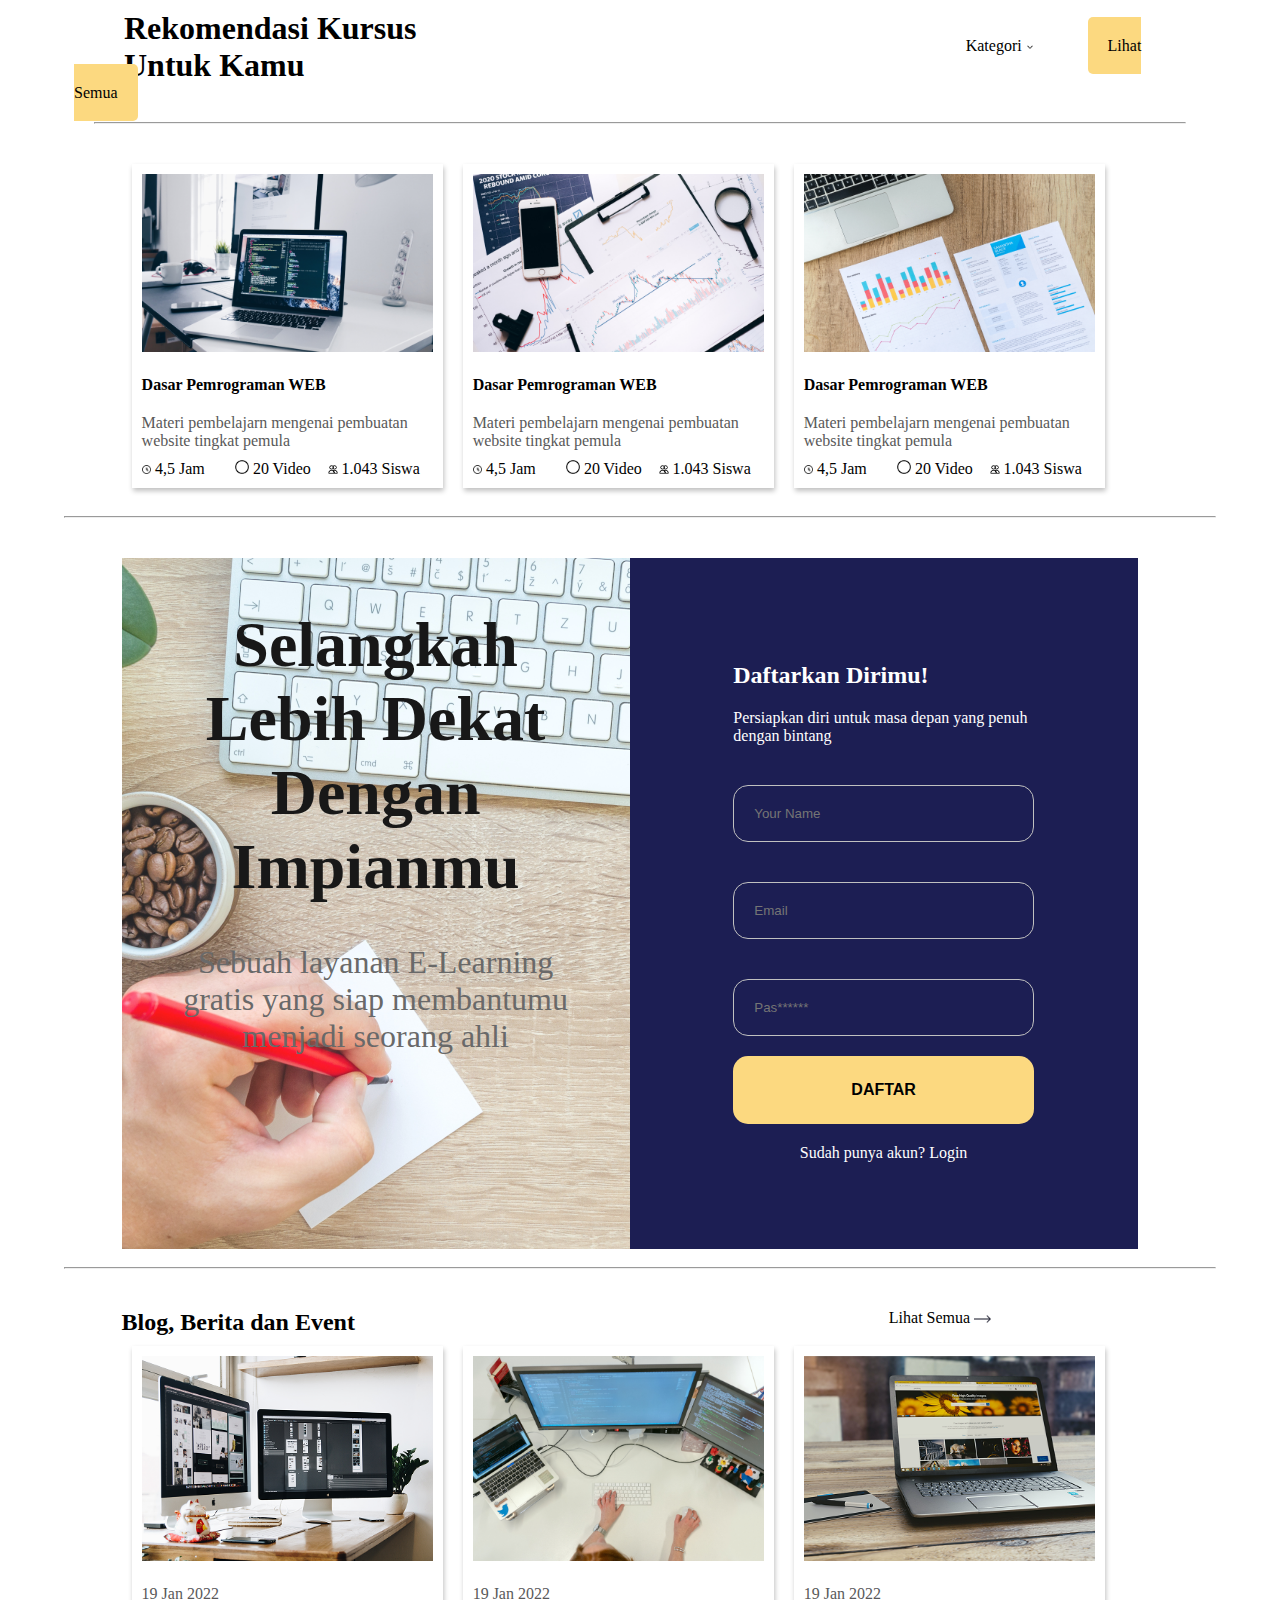
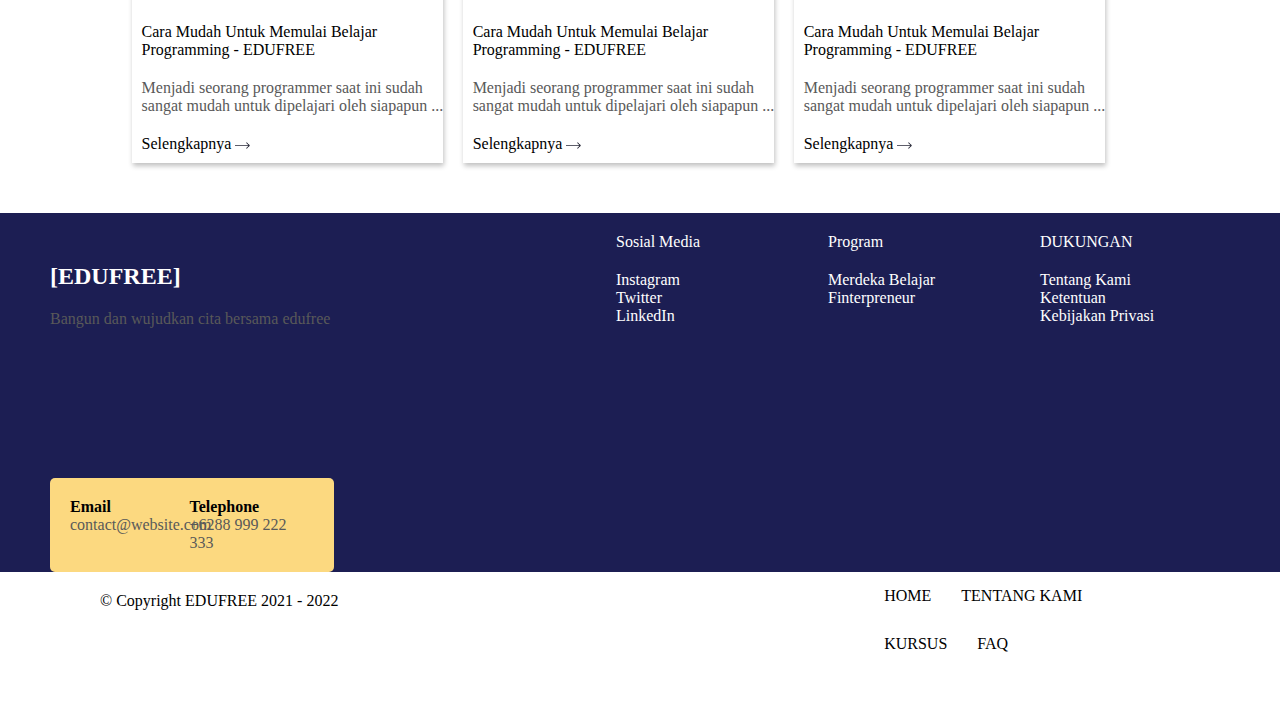
<file: assignmentFive/index.html>
<!DOCTYPE html>
<html lang="en">
  <head>
    <meta charset="UTF-8" />
    <meta name="viewport" content="width=device-width, initial-scale=1.0" />
    <title>Assignment Five</title>
    <link rel="stylesheet" href="css/style.css" />
  </head>
  <body>
    <section class="container">
      <div class="flex">
        <div class=" p-1 w-100">
          <h1 class="inline-block w-75 px-5 w-75">
            Rekomendasi Kursus <br />
            Untuk Kamu
          </h1>
          <a href="#" class="w-30 text-black px-5"
            >Kategori <img src="images/Frame.png" alt="" width="0.7%"
          /></a>
          <a href="#" class="w-25 text-black w-30 bg-darkyellow p-2 rounded-5"
            >Lihat Semua</a
          >
          <hr class="text-muted m-2" />
        </div>

        <div class="flex marketing container">
          <div class="w-30 shadow m-1">
            <div class="p-1">
              <img src="images/unsplash_m_HRfLhgABo.png" alt="" class="w-100" />
            </div>
            <h4 class="p-1">Dasar Pemrograman WEB</h4>
            <p class="text-muted m-1 w-100">
              Materi pembelajarn mengenai pembuatan <br />
              website tingkat pemula
            </p>
            <div class="w-100 flex m-1">
              <div class="w-30">
                <img src="images/Vector.png" alt="" width="10%" />
                <span>4,5 Jam</span>
              </div>
              <div class="w-30">
                <img src="images/Vector (1).png" alt="" width="15%" />
                <span>20 Video</span>
              </div>
              <div class="w-30">
                <img src="images/Vector (2).png" alt="" width="10%" />
                <span>1.043 Siswa</span>
              </div>
            </div>
          </div>
          <div class="w-30 shadow m-1">
            <div class="p-1">
              <img
                src="images/pexels-olya-kobruseva-5561923 1.png"
                alt=""
                class="w-100"
              />
            </div>
            <h4 class="p-1">Dasar Pemrograman WEB</h4>
            <p class="text-muted m-1 w-100">
              Materi pembelajarn mengenai pembuatan <br />
              website tingkat pemula
            </p>
            <div class="w-100 flex m-1">
              <div class="w-30">
                <img src="images/Vector.png" alt="" width="10%" />
                <span>4,5 Jam</span>
              </div>
              <div class="w-30">
                <img src="images/Vector (1).png" alt="" width="15%" />
                <span>20 Video</span>
              </div>
              <div class="w-30">
                <img src="images/Vector (2).png" alt="" width="10%" />
                <span>1.043 Siswa</span>
              </div>
            </div>
          </div>
          <div class="w-30 shadow m-1">
            <div class="p-1">
              <img
                src="images/pexels-lukas-590016 1.png"
                alt=""
                class="w-100"
              />
            </div>
            <h4 class="p-1">Dasar Pemrograman WEB</h4>
            <p class="text-muted m-1 w-100">
              Materi pembelajarn mengenai pembuatan <br />
              website tingkat pemula
            </p>
            <div class="w-100 flex m-1">
              <div class="w-30">
                <img src="images/Vector.png" alt="" width="10%" />
                <span>4,5 Jam</span>
              </div>
              <div class="w-30">
                <img src="images/Vector (1).png" alt="" width="15%" />
                <span>20 Video</span>
              </div>
              <div class="w-30">
                <img src="images/Vector (2).png" alt="" width="10%" />
                <span>1.043 Siswa</span>
              </div>
            </div>
          </div>
        </div>
      </div>
      <br />
      <hr />
      <div class="form container flex mt-4">
        <div class="w-50 contet-of-form h-700 p-5">
          <h2 class="text-center f-4">
            Selangkah Lebih Dekat Dengan <br />
            Impianmu
          </h2>
          <p class="text-muted f-2 text-center my-4">
            Sebuah layanan E-Learning gratis yang siap membantumu menjadi
            seorang ahli
          </p>
        </div>
        <div class="flex w-50 p-5-pre bg-main h-700">
          <h2 class="text-white">Daftarkan Dirimu!</h2>
          <p class="text-white my-2">
            Persiapkan diri untuk masa depan yang penuh dengan bintang
          </p>
          <form action="">
            <input type="text" placeholder="Your Name" />
            <input type="email" placeholder="Email" />
            <input type="password" placeholder="Pas******" />
            <button class="bg-darkyellow fw-5 f-1">DAFTAR</button>
            <p class="text-center text-white my-2">Sudah punya akun? Login</p>
          </form>
        </div>
      </div>
      <br />
      <hr />

      <div class="blog mt-4 container">
        <div class="mt-4 flex">
          <h2 class="w-75">Blog, Berita dan Event</h2>
          <p class="">
            Lihat Semua <img src="images/Arrow 1.png" width="15%" alt="" />
          </p>
        </div>
        <div class="flex">
          <div class="w-30 shadow m-1">
            <div class="p-1">
              <img src="images/applePc.png" alt="" class="w-100" />
            </div>
            <p class="text-muted p-1">19 Jan 2022</p>
            <p class="p-1 f-1">
              Cara Mudah Untuk Memulai Belajar Programming - EDUFREE
            </p>
            <p class="text-muted m-1 w-100">
              Menjadi seorang programmer saat ini sudah sangat mudah untuk
              dipelajari oleh siapapun ...
            </p>
            <div class="w-100">
              <div>
                <p class="f-1 p-1">
                  Selengkapnya
                  <img src="images/Arrow 1.png" alt="" width="5%" />
                </p>
              </div>
            </div>
          </div>
          <div class="w-30 shadow m-1">
            <div class="p-1">
              <img src="images/pc.png" alt="" class="w-100" />
            </div>
            <p class="text-muted p-1">19 Jan 2022</p>
            <p class="p-1 f-1">
              Cara Mudah Untuk Memulai Belajar Programming - EDUFREE
            </p>
            <p class="text-muted m-1 w-100">
              Menjadi seorang programmer saat ini sudah sangat mudah untuk
              dipelajari oleh siapapun ...
            </p>
            <div class="w-100">
              <div>
                <p class="f-1 p-1">
                  Selengkapnya
                  <img src="images/Arrow 1.png" alt="" width="5%" />
                </p>
              </div>
            </div>
          </div>
          <div class="w-30 shadow m-1">
            <div class="p-1">
              <img src="images/laptop.png" alt="" class="w-100" />
            </div>
            <p class="text-muted p-1">19 Jan 2022</p>
            <p class="p-1 f-1">
              Cara Mudah Untuk Memulai Belajar Programming - EDUFREE
            </p>
            <p class="text-muted m-1 w-100">
              Menjadi seorang programmer saat ini sudah sangat mudah untuk
              dipelajari oleh siapapun ...
            </p>
            <div class="w-100">
              <div>
                <p class="f-1 p-1">
                  Selengkapnya
                  <img src="images/Arrow 1.png" alt="" width="5%" />
                </p>
              </div>
            </div>
          </div>
        </div>
      </div>
    </section>
    <div class="footer flex mt-4 w-100 bg-main">
      <div class="w-30">
        <h2 class="text-white p-4">[EDUFREE]</h2>
        <p class="text-muted p-3">Bangun dan wujudkan cita bersama edufree</p>
        <div class="mx-5 p-2 flex rounded-5 bg-darkyellow">
          <div class="w-50">
            <p class="fw-5">Email</p>
            <p class="text-muted">contact@website.com</p>
          </div>
          <div class="w-50">
            <p class="fw-5">Telephone</p>
            <p class="text-muted">+6288 999 222 333</p>
          </div>
        </div>
      </div>
      <div class="m-1 w-15"></div>

      <div class="m-1 w-15">
        <p class="text-white p-1">Sosial Media</p>
        <ul type="none" class="p-1 text-white">
          <li>Instagram</li>
          <li>Twitter</li>
          <li>LinkedIn</li>
        </ul>
      </div>
      <div class="m-1 w-15">
        <p class="text-white p-1">Program</p>
        <ul type="none" class="p-1 text-white">
          <li>Merdeka Belajar</li>
          <li>Finterpreneur</li>
        </ul>
      </div>
      <div class="m-1 w-15">
        <p class="text-white p-1">DUKUNGAN</p>
        <ul type="none" class="p-1 text-white">
          <li>Tentang Kami</li>
          <li>Ketentuan</li>
          <li>Kebijakan Privasi</li>
        </ul>
      </div>
    </div>
    <div class="copy-right flex">
      <div class="w-50 px-5">
        <p class="p-3">© Copyright EDUFREE 2021 - 2022</p>
      </div>
      <div class="w-15 px-5"></div>
      <div class="w-30">
        <ul type="none" class="flex px-5">
          <li class="px-1">HOME</li>
          <li class="px-1">TENTANG KAMI</li>
          <li class="px-1">KURSUS</li>
          <li class="px-1">FAQ</li>
        </ul>
      </div>
    </div>
  </body>
</html>
</file>
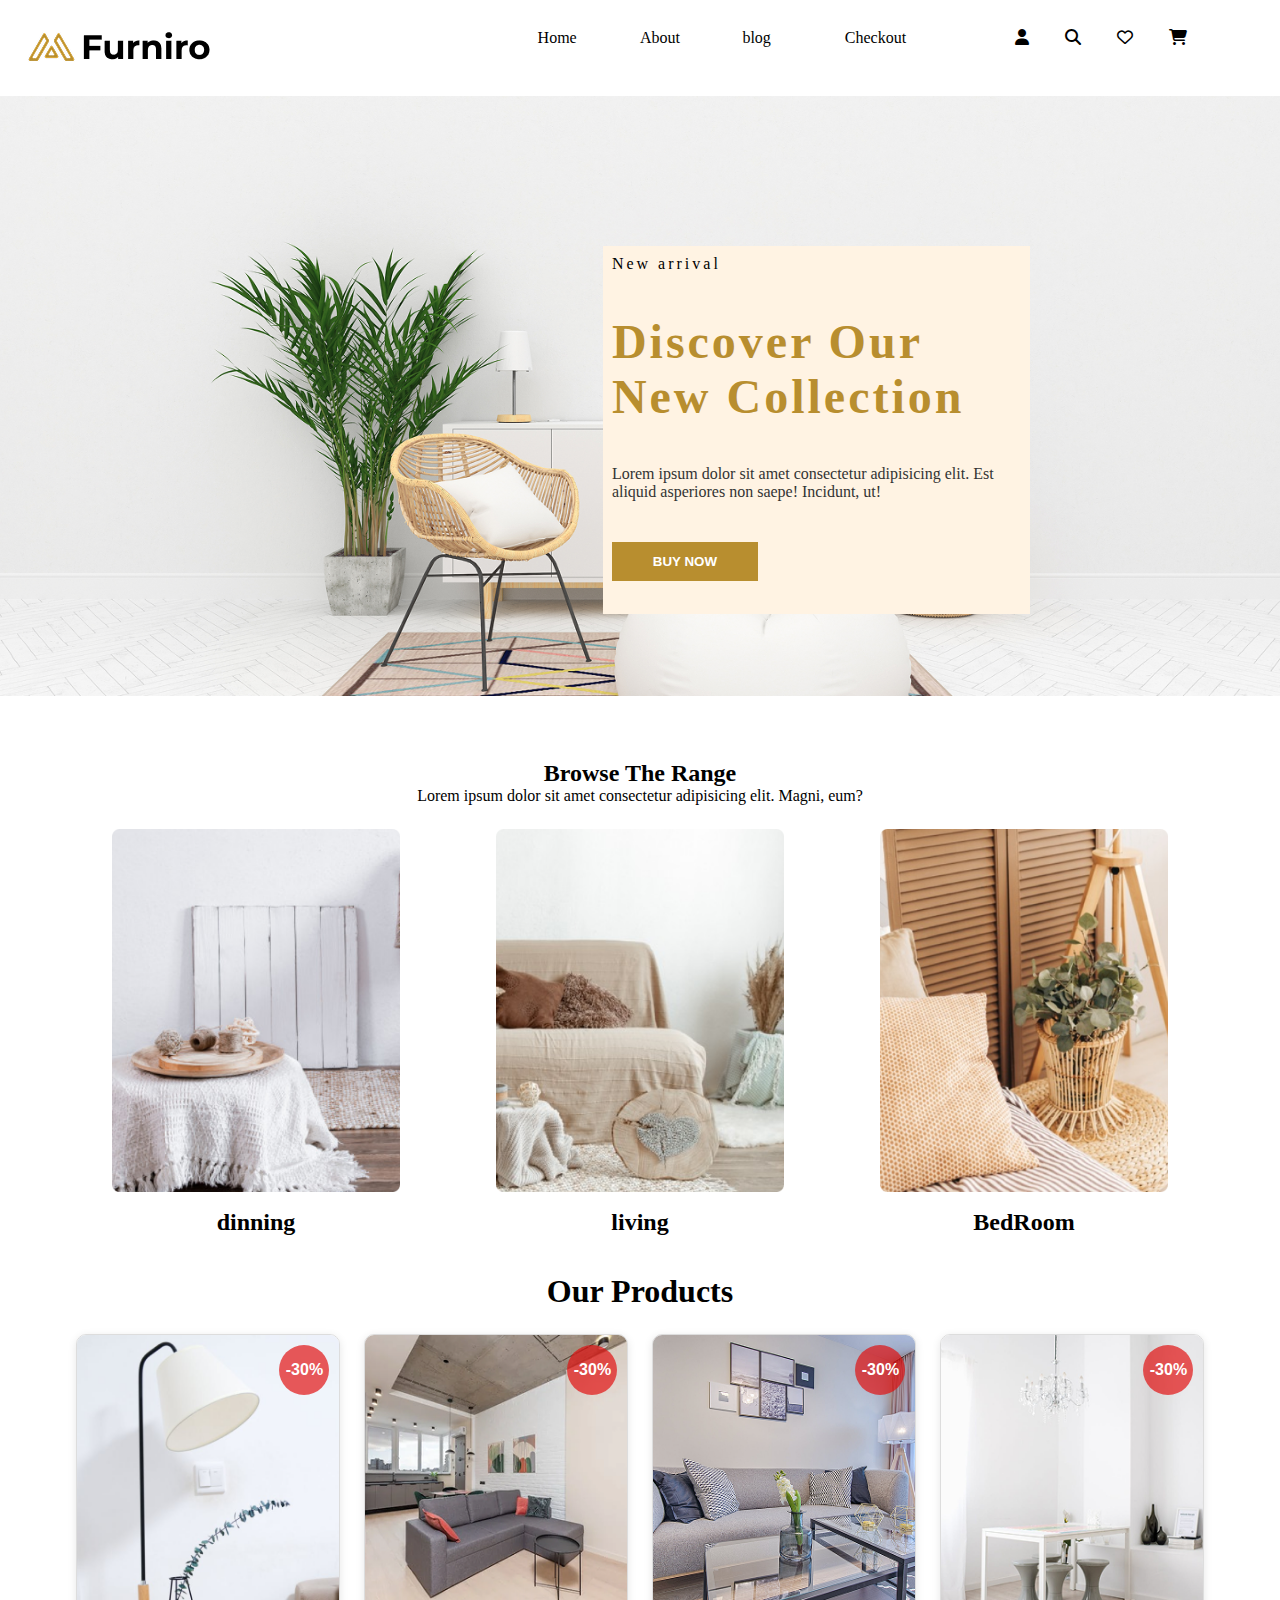
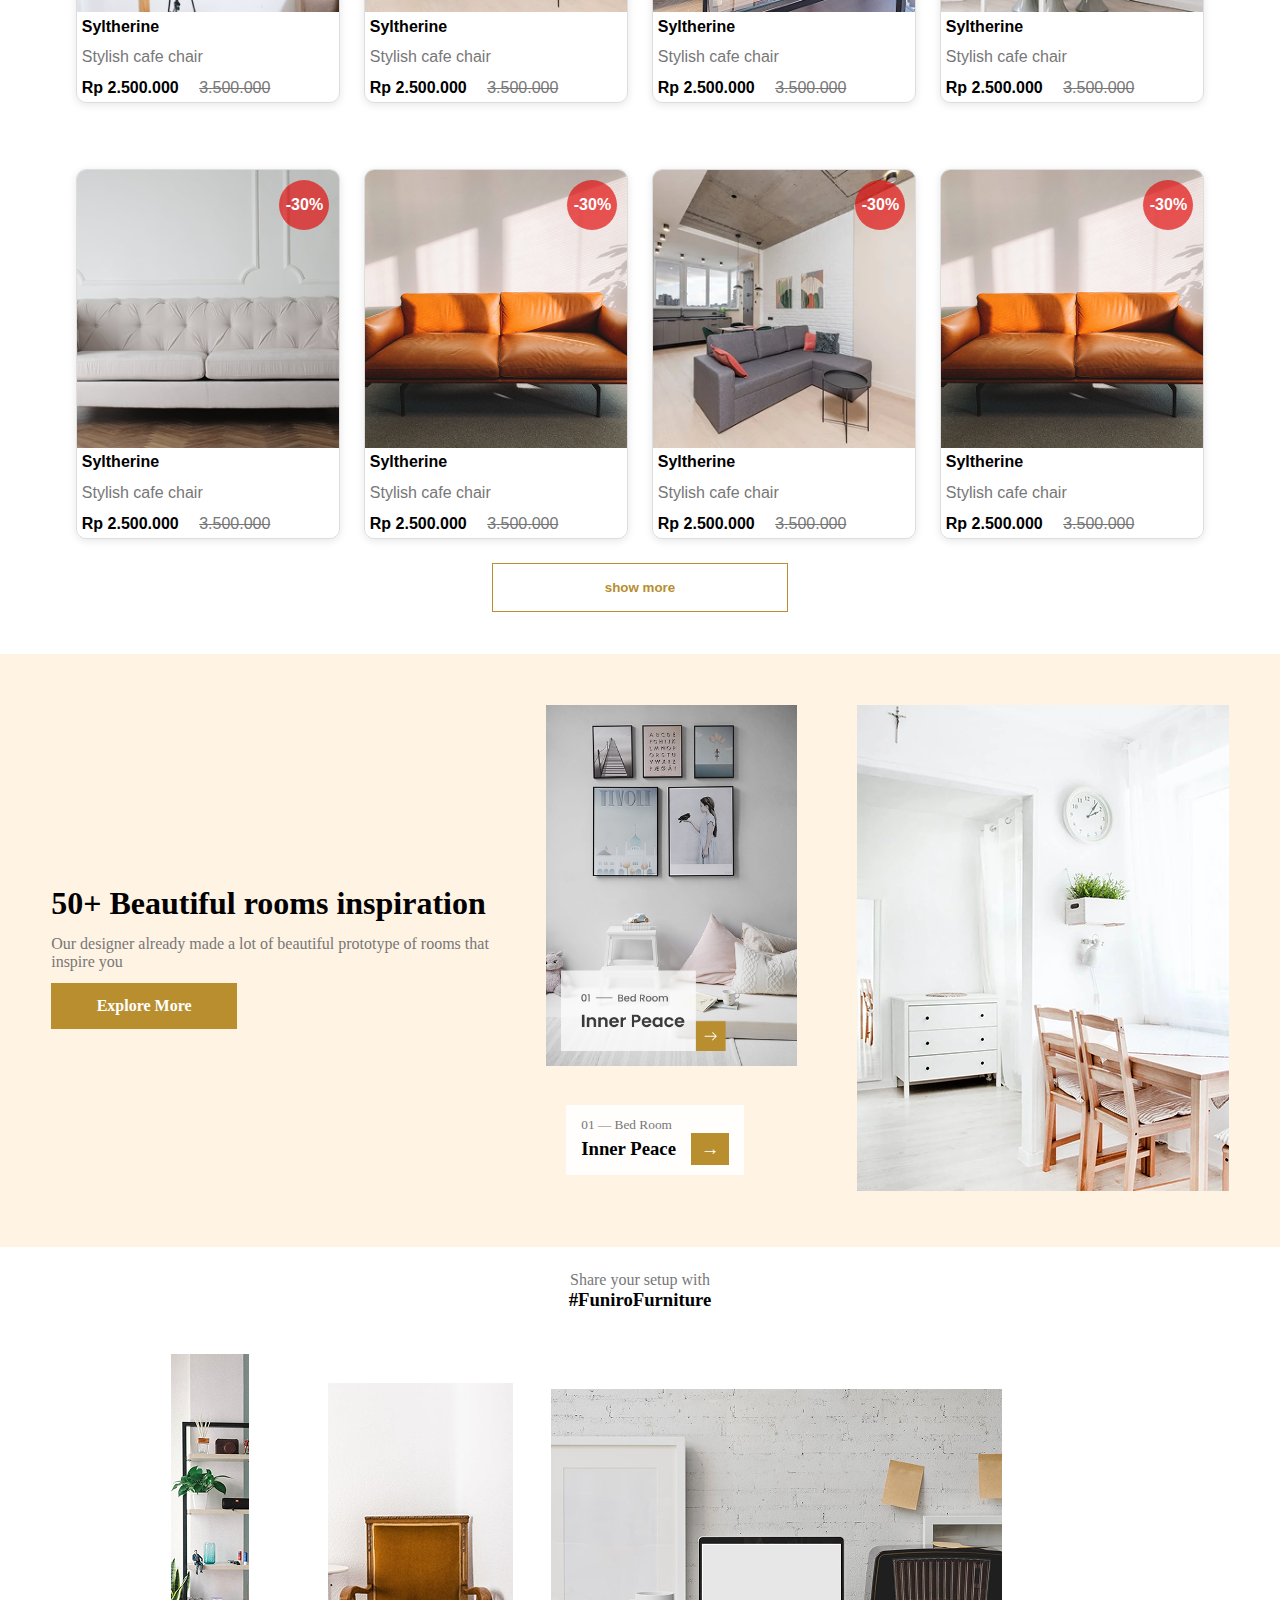
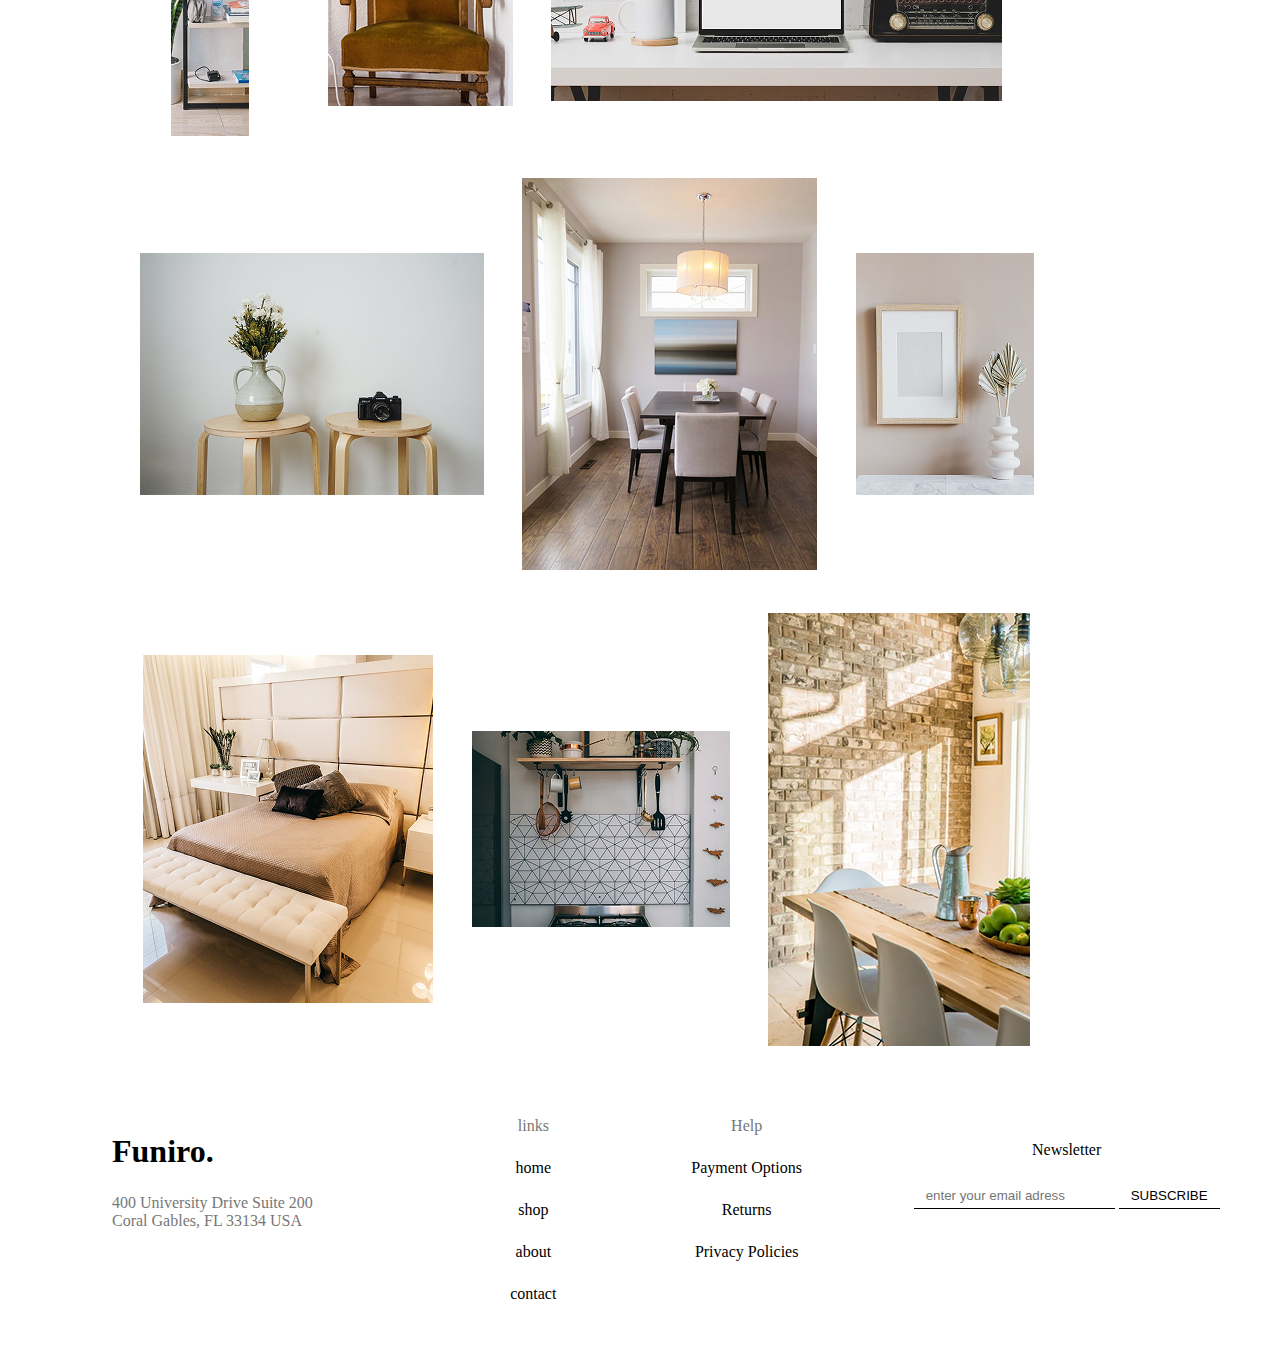
<file: assignmentnine/index.html>
<!DOCTYPE html>
<html lang="en">
  <head>
    <meta charset="UTF-8" />
    <meta name="viewport" content="width=device-width, initial-scale=1.0" />
    <title>Home</title>
    <link
      rel="stylesheet"
      href="https://cdnjs.cloudflare.com/ajax/libs/font-awesome/6.6.0/css/all.min.css"
    />
    <link rel="stylesheet" href="css/style.css" />
  </head>
  <body>
    <section id="home" class="container-fluid">
      <nav class="col-12 d-flex p-2">
        <div class="col-5"><img src="images/Frame 168.png" alt="" /></div>
        <ul class="col-4 d-flex l-height">
          <li class="col-3"><a class="text-black" href="#home">Home</a></li>
          <li class="col-3"><a class="text-black" href="#about">About</a></li>
          <li class="col-3"><a class="text-black" href="http://127.0.0.1:5500/blog.html#blog">blog</a></li>
          <li class="col-3"><a class="text-black" href="http://127.0.0.1:5500/checkout.html#checkOut">Checkout</a></li>
        </ul>
        <div class="col-3 text-center l-height">
          <i class="fa-solid fa-user mx-1"></i>
          <i class="fa-solid fa-magnifying-glass mx-1"></i>
          <i class="fa-regular fa-heart mx-1"></i>
          <i class="fa-solid fa-cart-shopping mx-1"></i>
        </div>
      </nav>
      <header class="col-12 relative h-6">
        <div class="header-img w-100 absolute">
          <img src="images/header.png" alt="" width="100%" height="600rem" />
        </div>
        <div class="header-content absolute col-4">
          <p class="tittle p-2">New arrival</p>
          <h1 class="p-2 my-5">
            Discover Our <br />
            New Collection
          </h1>
          <p style="color: #333333" class="my-2 p-2">
            Lorem ipsum dolor sit amet consectetur adipisicing elit. Est aliquid
            asperiores non saepe! Incidunt, ut!
          </p>
          <div class="p-2 my-5">
            <button class="bg-brown border-0 p-5 f-bold text-white">
              BUY NOW
            </button>
          </div>
        </div>
      </header>
    </section>

    <section class="container">
      <div class="range text-center my-5">
        <h2>Browse The Range</h2>
        <p>
          Lorem ipsum dolor sit amet consectetur adipisicing elit. Magni, eum?
        </p>
      </div>
      <div class="col-12 d-flex justify-content-around">
        <div class="col-3 text-center">
          <div><img src="images/dinning.png" alt="" width="100%" /></div>
          <p class="my-2 f-bold f-1">dinning</p>
        </div>
        <div class="col-3 d-block text-center">
          <div><img src="images/living.png" alt="" width="100%" /></div>
          <p class="my-2 f-bold f-1">living</p>
        </div>
        <div class="col-3 d-block text-center">
          <div><img src="images/bedroom.png" alt="" width="100%" /></div>
          <p class="my-2 f-bold f-1">BedRoom</p>
        </div>
      </div>
      <!-- ----------------------------------------------- -->
      <div class="products my-5">
        <h2 class="text-center f-bold f-2">Our Products</h2>
        <div class="d-flex justify-content-around my-5">
          <div class="card relative">
            <img
              class="d-block"
              src="images/Images (1).png"
              alt="Product"
              width="100%"
            />
            <div class="discount absolute p-2 f-bold rounded">-30%</div>
            <div class="card-body p-2">
              <div class="card-title f-bold">Syltherine</div>
              <div class="card-subtitle text-muted my-2">
                Stylish cafe chair
              </div>
              <div>
                <span class="price f-bold">Rp 2.500.000</span>
                <span class="old-price text-muted mx-1"
                  ><del> 3.500.000</del></span>
              </div>
            </div>
            
            <div class="card-hover  d-flex justify-content-around align-item-center flex-column">
              <div>
                <button class="p-3 bg-white border-0 text-main f-bold">Add To Card</button>
                <div class="d-flex justify-content-around align-item-center col-12 my-5">
                  <div class="text-muted">
                    <i class="fa-solid fa-share"></i>
                    <span>Share</span>
                  </div>
                  <div class="text-muted">
                    <i class="fa-solid fa-code-compare"></i>
                    <span>compare</span>
                  </div>
                  <div class="text-muted">
                    <i class="fa-regular fa-heart"></i>
                    <span>Like</span>
                  </div>
                </div>
              </div>
              
            </div>
          </div>

          <div class="card relative">
            <img
              class="d-block"
              src="images/Images (2).png"
              alt="Product"
              width="100%"
            />
            <div class="discount absolute p-2 f-bold rounded">-30%</div>
            <div class="card-body p-2">
              <div class="card-title f-bold">Syltherine</div>
              <div class="card-subtitle text-muted my-2">
                Stylish cafe chair
              </div>
              <div>
                <span class="price f-bold">Rp 2.500.000</span>
                <span class="old-price text-muted mx-1"
                  ><del> 3.500.000</del></span
                >
              </div>
            </div>
            <div class="card-hover  d-flex justify-content-around align-item-center flex-column">
              <div>
                <button class="p-3 bg-white border-0 text-main f-bold">Add To Card</button>
                <div class="d-flex justify-content-around align-item-center col-12 my-5">
                  <div class="text-muted">
                    <i class="fa-solid fa-share"></i>
                    <span>Share</span>
                  </div>
                  <div class="text-muted">
                    <i class="fa-solid fa-code-compare"></i>
                    <span>compare</span>
                  </div>
                  <div class="text-muted">
                    <i class="fa-regular fa-heart"></i>
                    <span>Like</span>
                  </div>
                </div>
              </div>
              
            </div>
          </div>

          <div class="card relative">
            <img
              class="d-block"
              src="images/Images (3).png"
              alt="Product"
              width="100%"
            />
            <div class="discount absolute p-2 f-bold rounded">-30%</div>
            <div class="card-body p-2">
              <div class="card-title f-bold">Syltherine</div>
              <div class="card-subtitle text-muted my-2">
                Stylish cafe chair
              </div>
              <div>
                <span class="price f-bold">Rp 2.500.000</span>
                <span class="old-price text-muted mx-1"
                  ><del> 3.500.000</del></span
                >
              </div>
            </div>
            <div class="card-hover  d-flex justify-content-around align-item-center flex-column">
              <div>
                <button class="p-3 bg-white border-0 text-main f-bold">Add To Card</button>
                <div class="d-flex justify-content-around align-item-center col-12 my-5">
                  <div class="text-muted">
                    <i class="fa-solid fa-share"></i>
                    <span>Share</span>
                  </div>
                  <div class="text-muted">
                    <i class="fa-solid fa-code-compare"></i>
                    <span>compare</span>
                  </div>
                  <div class="text-muted">
                    <i class="fa-regular fa-heart"></i>
                    <span>Like</span>
                  </div>
                </div>
              </div>
              
            </div>
          </div>
          <div class="card relative">
            <img
              class="d-block"
              src="images/Images.png"
              alt="Product"
              width="100%"
            />
            <div class="discount absolute p-2 f-bold rounded">-30%</div>
            <div class="card-body p-2">
              <div class="card-title f-bold">Syltherine</div>
              <div class="card-subtitle text-muted my-2">
                Stylish cafe chair
              </div>
              <div>
                <span class="price f-bold">Rp 2.500.000</span>
                <span class="old-price text-muted mx-1"
                  ><del> 3.500.000</del></span
                >
              </div>
            </div>
            <div class="card-hover  d-flex justify-content-around align-item-center flex-column">
              <div>
                <button class="p-3 bg-white border-0 text-main f-bold">Add To Card</button>
                <div class="d-flex justify-content-around align-item-center col-12 my-5">
                  <div class="text-muted">
                    <i class="fa-solid fa-share"></i>
                    <span>Share</span>
                  </div>
                  <div class="text-muted">
                    <i class="fa-solid fa-code-compare"></i>
                    <span>compare</span>
                  </div>
                  <div class="text-muted">
                    <i class="fa-regular fa-heart"></i>
                    <span>Like</span>
                  </div>
                </div>
              </div>
              
            </div>
          </div>
        </div>
        <br />
        <div class="d-flex col-12 justify-content-around my-5">
          <div class="card relative">
            <img
              class="d-block"
              src="images/image 3.png"
              alt="Product"
              width="100%"
            />
            <div class="discount absolute p-2 f-bold rounded">-30%</div>
            <div class="card-body p-2">
              <div class="card-title f-bold">Syltherine</div>
              <div class="card-subtitle text-muted my-2">
                Stylish cafe chair
              </div>
              <div>
                <span class="price f-bold">Rp 2.500.000</span>
                <span class="old-price text-muted mx-1"
                  ><del> 3.500.000</del></span
                >
              </div>
            </div>
              <div class="card-hover  d-flex justify-content-around align-item-center flex-column">
              <div>
                <button class="p-3 bg-white border-0 text-main f-bold">Add To Card</button>
                <div class="d-flex justify-content-around align-item-center col-12 my-5">
                  <div class="text-muted">
                    <i class="fa-solid fa-share"></i>
                    <span>Share</span>
                  </div>
                  <div class="text-muted">
                    <i class="fa-solid fa-code-compare"></i>
                    <span>compare</span>
                  </div>
                  <div class="text-muted">
                    <i class="fa-regular fa-heart"></i>
                    <span>Like</span>
                  </div>
                </div>
              </div>
              
            </div>
          </div>

          <div class="card relative">
            <img
              class="d-block"
              src="images/image 8.png"
              alt="Product"
              width="100%"
            />
            <div class="discount absolute p-2 f-bold rounded">-30%</div>
            <div class="card-body p-2">
              <div class="card-title f-bold">Syltherine</div>
              <div class="card-subtitle text-muted my-2">
                Stylish cafe chair
              </div>
              <div>
                <span class="price f-bold">Rp 2.500.000</span>
                <span class="old-price text-muted mx-1"
                  ><del> 3.500.000</del></span
                >
              </div>
            </div>
              <div class="card-hover  d-flex justify-content-around align-item-center flex-column">
              <div>
                <button class="p-3 bg-white border-0 text-main f-bold">Add To Card</button>
                <div class="d-flex justify-content-around align-item-center col-12 my-5">
                  <div class="text-muted">
                    <i class="fa-solid fa-share"></i>
                    <span>Share</span>
                  </div>
                  <div class="text-muted">
                    <i class="fa-solid fa-code-compare"></i>
                    <span>compare</span>
                  </div>
                  <div class="text-muted">
                    <i class="fa-regular fa-heart"></i>
                    <span>Like</span>
                  </div>
                </div>
              </div>
              
            </div>
          </div>

          <div class="card col-4 relative">
            <img
              class="d-block"
              src="images/Images (2).png"
              alt="Product"
              width="100%"
            />
            <div class="discount absolute p-2 f-bold rounded">-30%</div>
            <div class="card-body p-2">
              <div class="card-title f-bold">Syltherine</div>
              <div class="card-subtitle text-muted my-2">
                Stylish cafe chair
              </div>
              <div>
                <span class="price f-bold">Rp 2.500.000</span>
                <span class="old-price text-muted mx-1"
                  ><del> 3.500.000</del></span
                >
              </div>
            </div>
              <div class="card-hover  d-flex justify-content-around align-item-center flex-column">
              <div>
                <button class="p-3 bg-white border-0 text-main f-bold">Add To Card</button>
                <div class="d-flex justify-content-around align-item-center col-12 my-5">
                  <div class="text-muted">
                    <i class="fa-solid fa-share"></i>
                    <span>Share</span>
                  </div>
                  <div class="text-muted">
                    <i class="fa-solid fa-code-compare"></i>
                    <span>compare</span>
                  </div>
                  <div class="text-muted">
                    <i class="fa-regular fa-heart"></i>
                    <span>Like</span>
                  </div>
                </div>
              </div>
              
            </div>
          </div>
          <div class="card col-4 relative">
            <img
              class="d-block"
              src="images/image 8.png"
              alt="Product"
              width="100%"
            />
            <div class="discount absolute p-2 f-bold rounded">-30%</div>
            <div class="card-body p-2">
              <div class="card-title f-bold">Syltherine</div>
              <div class="card-subtitle text-muted my-2">
                Stylish cafe chair
              </div>
              <div>
                <span class="price f-bold">Rp 2.500.000</span>
                <span class="old-price text-muted mx-1"
                  ><del> 3.500.000</del></span
                >
              </div>
            </div>
              <div class="card-hover  d-flex justify-content-around align-item-center flex-column">
              <div>
                <button class="p-3 bg-white border-0 text-main f-bold">Add To Card</button>
                <div class="d-flex justify-content-around align-item-center col-12 my-5">
                  <div class="text-muted">
                    <i class="fa-solid fa-share"></i>
                    <span>Share</span>
                  </div>
                  <div class="text-muted">
                    <i class="fa-solid fa-code-compare"></i>
                    <span>compare</span>
                  </div>
                  <div class="text-muted">
                    <i class="fa-regular fa-heart"></i>
                    <span>Like</span>
                  </div>
                </div>
              </div>
              
            </div>
          </div>
        </div>
      </div>
      <!-- -----------------------------------------------  -->
      <div class="d-flex justify-content-around my-5">
        <button class="border-0 text-main bg-white border-main p-3 f-bold">
          show more
        </button>
      </div>
      <br />
      
    </section>
    <div class="rooms bg-main">
        <section class="d-flex justify-content-between p-4 align-item-center">
          <!-- left text -->
          <div class=" flex-1">
            <h1 class="f-bold f-2 my-2">50+ Beautiful rooms inspiration</h1>
            <p class="my-2 text-muted">
              Our designer already made a lot of beautiful prototype of rooms
              that inspire you
            </p>
            <a
              href="#"
              class="rooms-btn p-5 text-white d-inline-block f-bold bg-brown"
              >Explore More</a
            >
          </div>

          <div class=" d-flex flex-2 g-2">
            <div class=" relative flex-1 overflow-hidden">
              <img class="w-100 d-block" src="images/Image.png" alt="Room 1" />
              <div class="overlay absolute">
                <small class="text-muted">01 — Bed Room</small>
                <h3 class="f-bold">
                  Inner Peace
                  <span
                    class="arrow text-white d-inline-block p-2 bg-brown"
                    >→</span
                  >
                </h3>
              </div>
            </div>

            <div>
              <img src="images/Rectangle 25.png" alt="Room 2" />
            </div>
          </div>
        </section>
      </div>
<!-- ----------------------------------------------- -->
<div class="furnitures text-center my-5">
  <p class="text-muted">Share your setup with</p>
  <h3>#FuniroFurniture</h3>
</div>
<div class="d-flex col-11  justify-content-center align-item-center">
  <div><img src="images/Rectangle 36.png" class="m-2 flex-1 w-30" alt=""></div>
  <div><img src="images/Rectangle 37.png" alt="" class="m-2 flex-2"></div>
  <div><img src="images/Rectangle 38.png" alt="" class="m-2 flex-2"></div>
  <div><img src="images/Rectangle 39.png" alt="" class="m-2"></div>
  <div><img src="images/Rectangle 40.png" alt="" class="m-2"></div>
  <div><img src="images/Rectangle 41.png" alt="" class="m-2"></div>
  <div><img src="images/Rectangle 43.png" alt="" class="m-2"></div>
  <div><img src="images/Rectangle 44.png" alt="" class="m-2"></div>
  <div><img src="images/Rectangle 45.png" alt="" class="m-2"></div>
</div>


<!-- ----------------------------------------------- -->
      <footer class="footer my-5">
        <div class="d-flex col-12  ">
          <div class="col-4 p-3">
            <h2 class="f-2 my-5">Funiro.</h2>
            <p class="text-muted">400 University Drive Suite 200 Coral Gables,
FL 33134 USA</p>
          </div>
          <div class="col-2 text-center">
            <p class="text-muted my-5">links</p>
            <p class="my-5">home</p>
            <p class="my-5">shop</p>
            <p class="my-5">about</p>
            <p class="my-5">contact</p>
          </div>
          <div class="col-2 text-center ">
              <p class="text-muted my-5">Help</p>
            <p class="my-5">Payment Options</p>
            <p class="my-5">Returns</p>
            <p class="my-5">Privacy Policies</p>
          </div>
          <div class="col-4 text-center my-5">
            <label class="d-block my-5" for="">Newsletter</label>
            <input class="footer-input border-0 " type="text" name="" id="" placeholder="enter your email adress">
            <button class="footer-btn border-0 bg-transparant">SUBSCRIBE</button>
          </div>
        </div>
      </footer>
  </body>
</html>
</file>
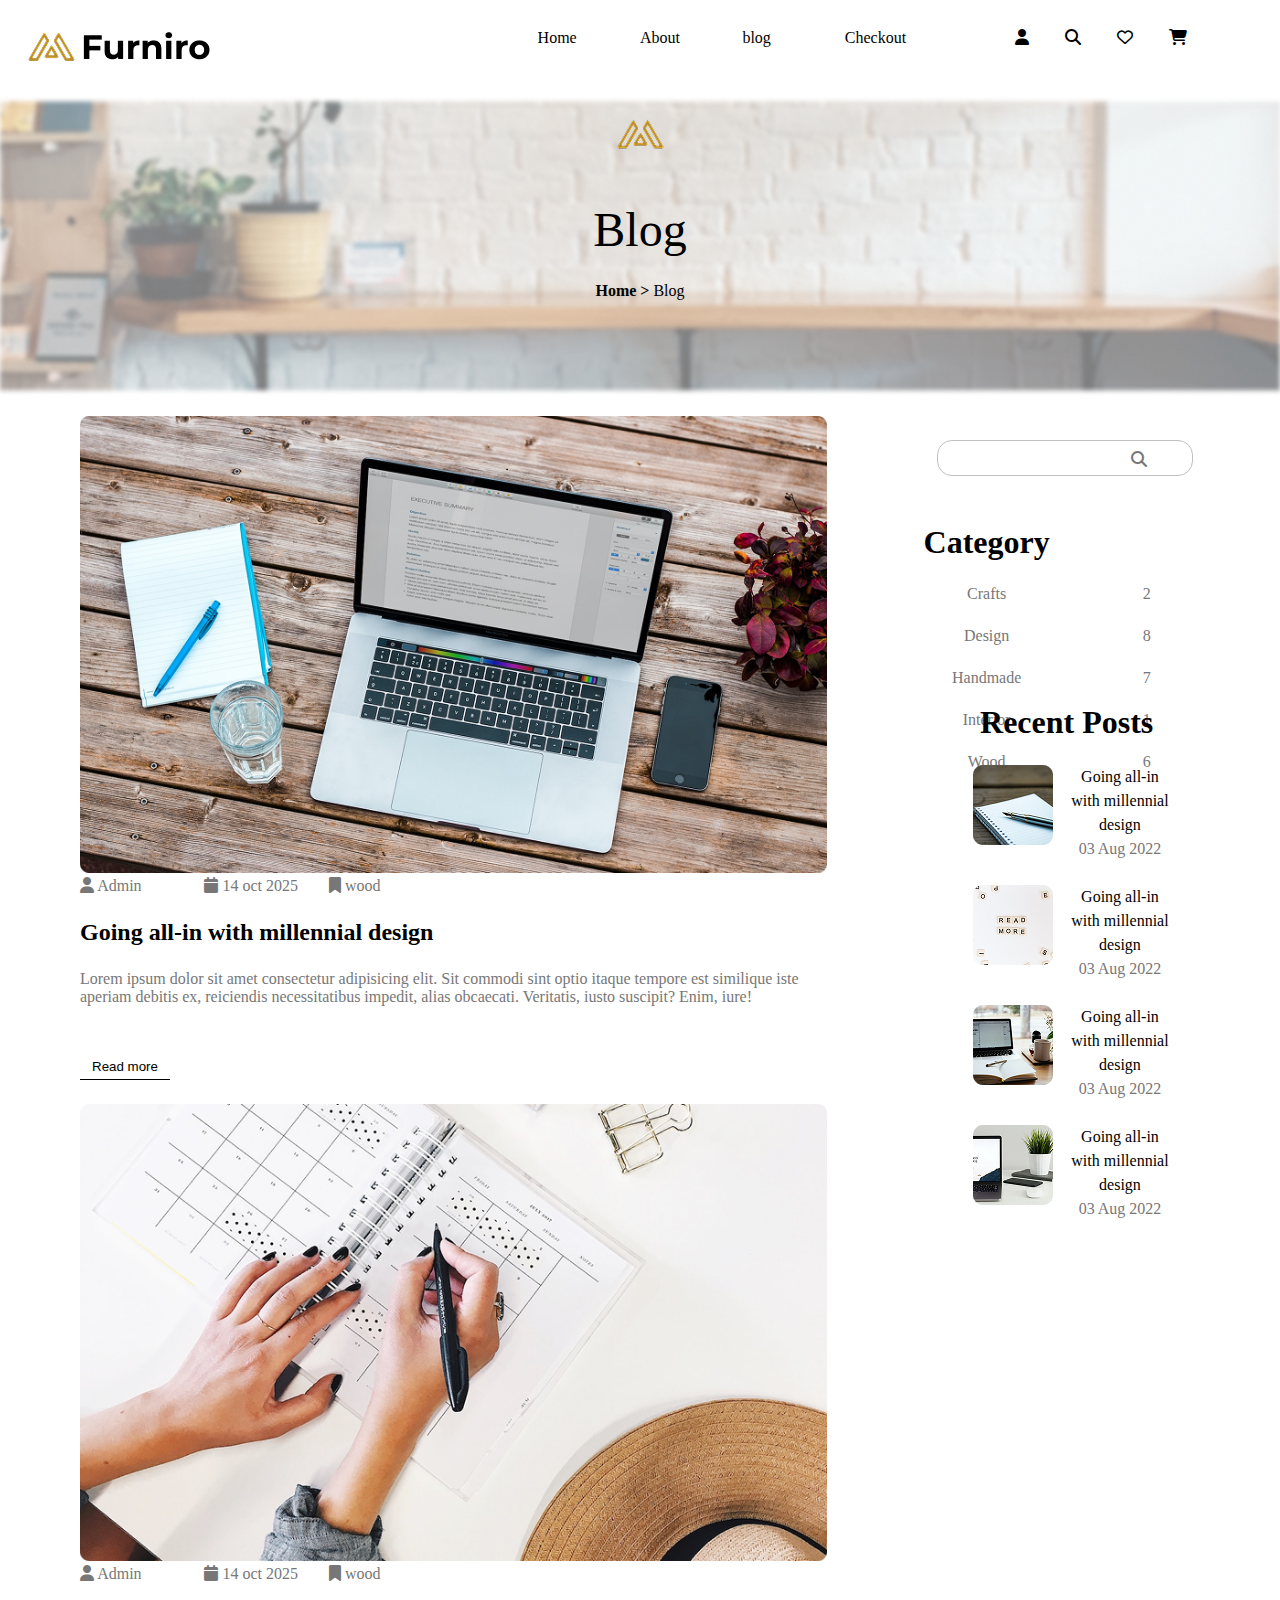
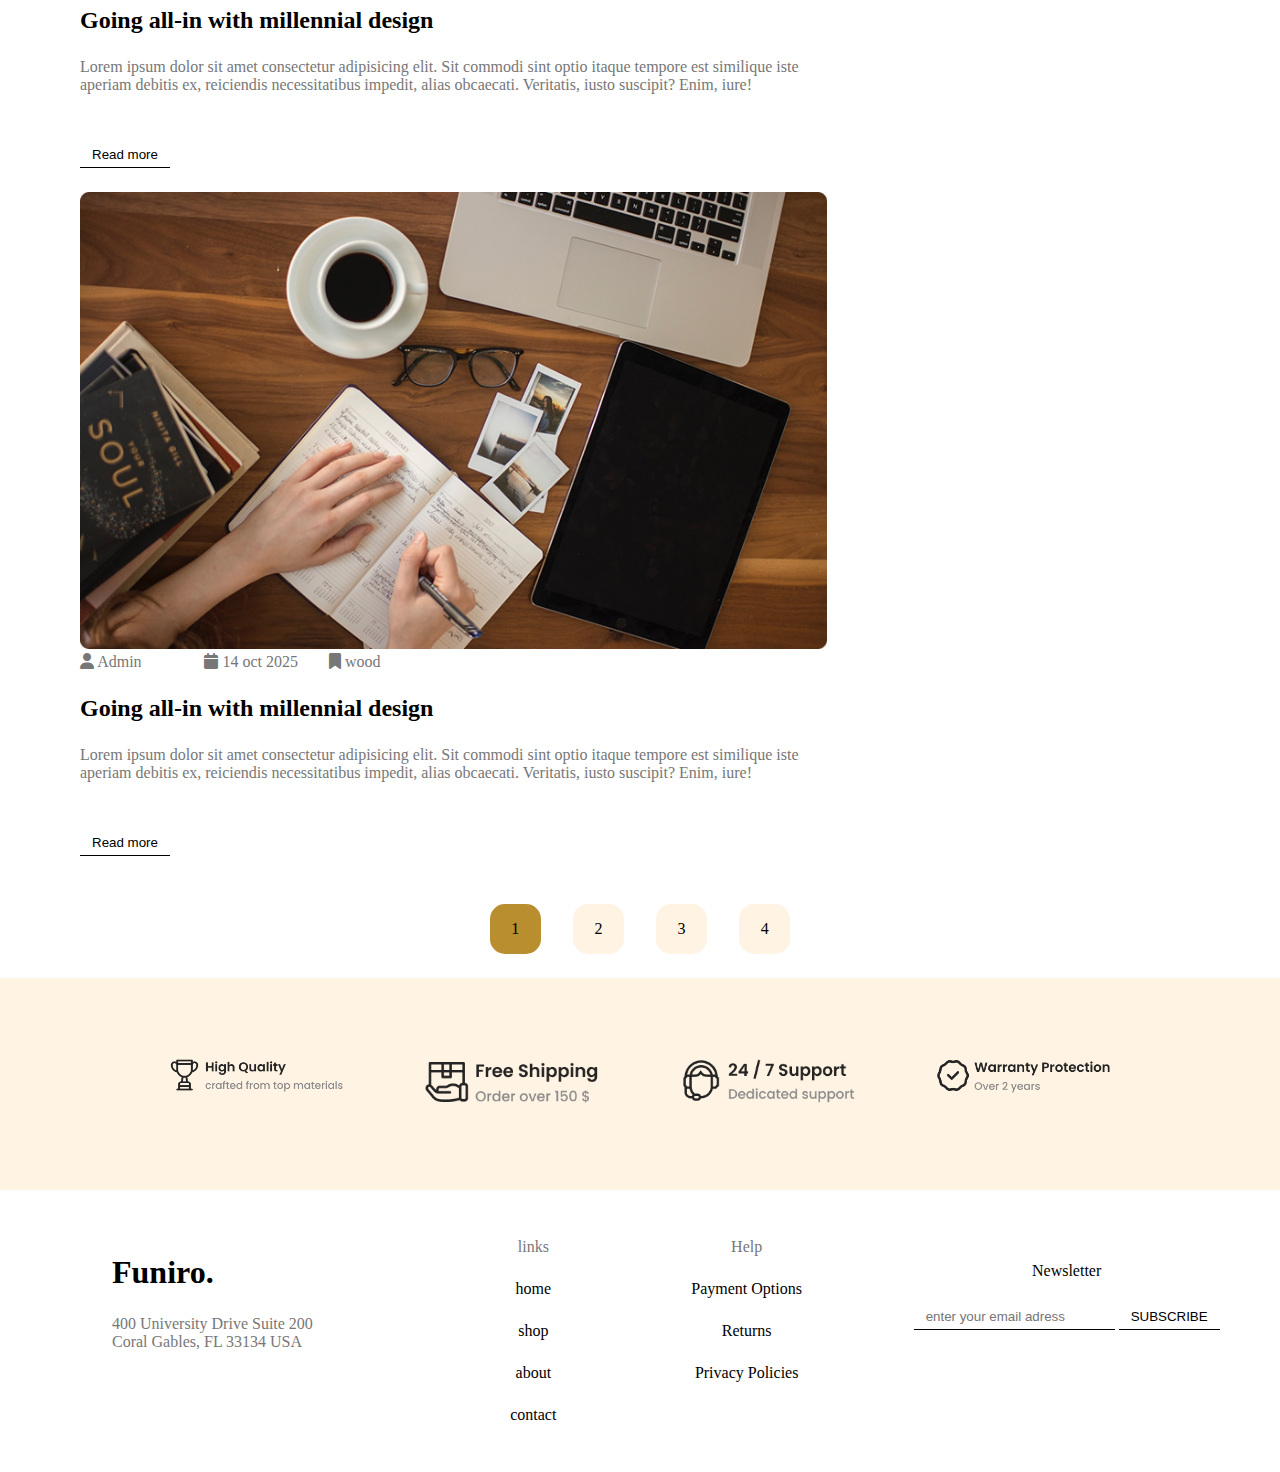
<file: assignmentnine/blog.html>
<!DOCTYPE html>
<html lang="en">
  <head>
    <meta charset="UTF-8" />
    <meta name="viewport" content="width=device-width, initial-scale=1.0" />
    <title>blog</title>
    <link
      rel="stylesheet"
      href="https://cdnjs.cloudflare.com/ajax/libs/font-awesome/6.6.0/css/all.min.css"
    />
    <link rel="stylesheet" href="css/style.css" />
  </head>
  <body>
    <section id="blog" class="container-fluid">
      <nav class="col-12 d-flex p-2">
        <div class="col-5"><img src="images/Frame 168.png" alt="" /></div>
        <ul class="col-4 d-flex l-height">
          <li class="col-3"><a class="text-black" href="http://127.0.0.1:5500/index.html#home">Home</a></li>
          <li class="col-3"><a class="text-black" href="#about">About</a></li>
          <li class="col-3"><a class="text-black" href="#blog">blog</a></li>
          <li class="col-3">
            <a class="text-black" href="http://127.0.0.1:5500/checkout.html#checkOut">Checkout</a>
          </li>
        </ul>
        <div class="col-3 text-center l-height">
          <i class="fa-solid fa-user mx-1"></i>
          <i class="fa-solid fa-magnifying-glass mx-1"></i>
          <i class="fa-regular fa-heart mx-1"></i>
          <i class="fa-solid fa-cart-shopping mx-1"></i>
        </div>
      </nav>
      <header class="col-12 relative h-4">
        <div class="header-img w-100 absolute">
          <img
            src="images/blogheader.png"
            alt=""
            width="100%"
            height="300rem"
          />
        </div>
        <div class="blog-content absolute text-center col-12">
            <img src="images/logo.png" alt="">
          <p class="tittle p-2 py-5 text-center f-3">Blog</p>
          <p><b>Home > </b> Blog</p>
        </div>
      </header>
    </section>

    <div class="blog">
      <div class="d-flex col-12">
        <div class="col-7 mx-5">
          <div class="w-100"><img src="images/Rectangle 68.png" alt="" width="100%"></div>
          <div class="icons d-flex col-12">
            <div class="col-2">
              <i class="fa-solid fa-user text-muted"></i>
              <span class="text-muted">Admin</span>
            </div>
            <div class="col-2">
              <i class="fa-solid fa-calendar text-muted"></i>
              <span class="text-muted">14 oct 2025</span>
            </div>
            <div class="col-2">
              <i class="text-muted fa-solid fa-bookmark"></i>
              <span class="text-muted">wood</span>
            </div>
          </div>
          <h2 class="f-bold my-5">Going all-in with millennial design</h2>
          <p class="text-muted my-5">Lorem ipsum dolor sit amet consectetur adipisicing elit. Sit commodi sint optio itaque tempore est similique iste aperiam debitis ex, reiciendis necessitatibus impedit, alias obcaecati. Veritatis, iusto suscipit? Enim, iure!</p>
          <button class="footer-btn border-0 bg-transparant my-5">Read more</button>
        </div>
        <div class=" col-3">
          <div class="blog-category relative">
            <input class="relative my-5" type="text">
            <i class="fa-solid fa-magnifying-glass absolute text-muted"></i>
          </div>
          <div class="text-center d-flex my-5 ">
              <div class="col-6">
            <h3 class="f-2">Category</h3>

              </div>
            <!-- <div class="col-6"></div> -->
          </div>
          <div class="d-flex my-5 text-center text-muted">
            <div class="col-6">Crafts</div>
            <div class="col-6">2</div>
          </div>
          <div class="d-flex my-5 text-center text-muted">
            <div class="col-6">Design</div>
            <div class="col-6">8</div>
          </div>
          <div class="d-flex my-5 text-center text-muted">
            <div class="col-6">Handmade</div>
            <div class="col-6">7</div>
          </div>
          <div class="d-flex my-5 text-center text-muted">
            <div class="col-6">Interior</div>
            <div class="col-6">1</div>
          </div>
          <div class="d-flex my-5 text-center text-muted">
            <div class="col-6">Wood</div>
            <div class="col-6">6</div>
          </div>
          
          
        </div>
        <div class="col-7 mx-5">
          <div class="w-100"><img src="images/Rectangle 68-1.png" alt="" width="100%"></div>
          <div class="icons d-flex col-12">
            <div class="col-2">
              <i class="fa-solid fa-user text-muted"></i>
              <span class="text-muted">Admin</span>
            </div>
            <div class="col-2">
              <i class="fa-solid fa-calendar text-muted"></i>
              <span class="text-muted">14 oct 2025</span>
            </div>
            <div class="col-2">
              <i class="text-muted fa-solid fa-bookmark"></i>
              <span class="text-muted">wood</span>
            </div>
          </div>
          <h2 class="f-bold my-5">Going all-in with millennial design</h2>
          <p class="text-muted my-5">Lorem ipsum dolor sit amet consectetur adipisicing elit. Sit commodi sint optio itaque tempore est similique iste aperiam debitis ex, reiciendis necessitatibus impedit, alias obcaecati. Veritatis, iusto suscipit? Enim, iure!</p>
          <button class="footer-btn border-0 bg-transparant my-5">Read more</button>
        </div>

        <div class="col-3 text-center" style="transform: translateY(-25rem);">
          <div class="col-12 text-center">
            <h2 class="f-2 f-bold"> Recent Posts </h2>
            <div class="d-flex my-5">
              <div class="col-2"></div>
              <div class="col-4"><img src="images/Rectangle 69.png" alt="">
              </div>
              <div class="col-4 l-height">
                <p>Going all-in with millennial design</p>
              <p class="text-muted">03 Aug 2022</p>
              </div>
            </div>

            <div class="d-flex my-5">
              <div class="col-2"></div>
              <div class="col-4"><img src="images/Rectangle 69-1.png" alt="">
              </div>
              <div class="col-4 l-height">
                <p>Going all-in with millennial design</p>
              <p class="text-muted">03 Aug 2022</p>
              </div>
            </div>

            <div class="d-flex my-5">
              <div class="col-2"></div>
              <div class="col-4"><img src="images/Rectangle 69-2.png" alt="">
              </div>
              <div class="col-4 l-height">
                <p>Going all-in with millennial design</p>
              <p class="text-muted">03 Aug 2022</p>
              </div>
            </div>

            <div class="d-flex my-5">
              <div class="col-2"></div>
              <div class="col-4"><img src="images/Rectangle 69-3.png" alt="">
              </div>
              <div class="col-4 l-height">
                <p>Going all-in with millennial design</p>
              <p class="text-muted">03 Aug 2022</p>
              </div>
            </div>
          </div>
        </div>

        <div class="col-7 mx-5">
          <div class="w-100"><img src="images/Rectangle 68-2.png" alt="" width="100%"></div>
          <div class="icons d-flex col-12">
            <div class="col-2">
              <i class="fa-solid fa-user text-muted"></i>
              <span class="text-muted">Admin</span>
            </div>
            <div class="col-2">
              <i class="fa-solid fa-calendar text-muted"></i>
              <span class="text-muted">14 oct 2025</span>
            </div>
            <div class="col-2">
              <i class="text-muted fa-solid fa-bookmark"></i>
              <span class="text-muted">wood</span>
            </div>
          </div>
          <h2 class="f-bold my-5">Going all-in with millennial design</h2>
          <p class="text-muted my-5">Lorem ipsum dolor sit amet consectetur adipisicing elit. Sit commodi sint optio itaque tempore est similique iste aperiam debitis ex, reiciendis necessitatibus impedit, alias obcaecati. Veritatis, iusto suscipit? Enim, iure!</p>
          <button class="footer-btn border-0 bg-transparant my-5">Read more</button>
        </div>
        
      </div>
    </div>
    <div class="w-100 my-5">
      <div class="d-flex l-height align-item-center justify-content-center">
        <div class="text-center count bg-brown mx-1">
          1
        </div>
        <div class="text-center count bg-main mx-1">
          2
        </div>
        <div class="text-center count bg-main mx-1">
          3
        </div>
        <div class="text-center count bg-main mx-1">
          4
        </div>
      </div>
    </div>
    <div class="container-fluid bg-main p-5">
      <div class="d-flex">
        <div class="col-3 p-4">
          <img src="images/Frame 5.png" alt="" width="100%">
        </div>
        <div class="col-3 p-4">
          <img src="images/Frame 2.png" alt="" width="100%">
        </div>
        <div class="col-3 p-4">
          <img src="images/Frame 4.png" alt="" width="100%">
        </div>
        <div class="col-3 p-4">
          <img src="images/Frame 19 (1).png" alt="" width="100%">
        </div>
      </div>

    </div>

    <footer class="footer my-5">
        <div class="d-flex col-12  ">
          <div class="col-4 p-3">
            <h2 class="f-2 my-5">Funiro.</h2>
            <p class="text-muted">400 University Drive Suite 200 Coral Gables,
FL 33134 USA</p>
          </div>
          <div class="col-2 text-center">
            <p class="text-muted my-5">links</p>
            <p class="my-5">home</p>
            <p class="my-5">shop</p>
            <p class="my-5">about</p>
            <p class="my-5">contact</p>
          </div>
          <div class="col-2 text-center ">
              <p class="text-muted my-5">Help</p>
            <p class="my-5">Payment Options</p>
            <p class="my-5">Returns</p>
            <p class="my-5">Privacy Policies</p>
          </div>
          <div class="col-4 text-center my-5">
            <label class="d-block my-5" for="">Newsletter</label>
            <input class="footer-input border-0 " type="text" name="" id="" placeholder="enter your email adress">
            <button class="footer-btn border-0 bg-transparant">SUBSCRIBE</button>
          </div>
        </div>
      </footer>
  </body>
</html>
</file>
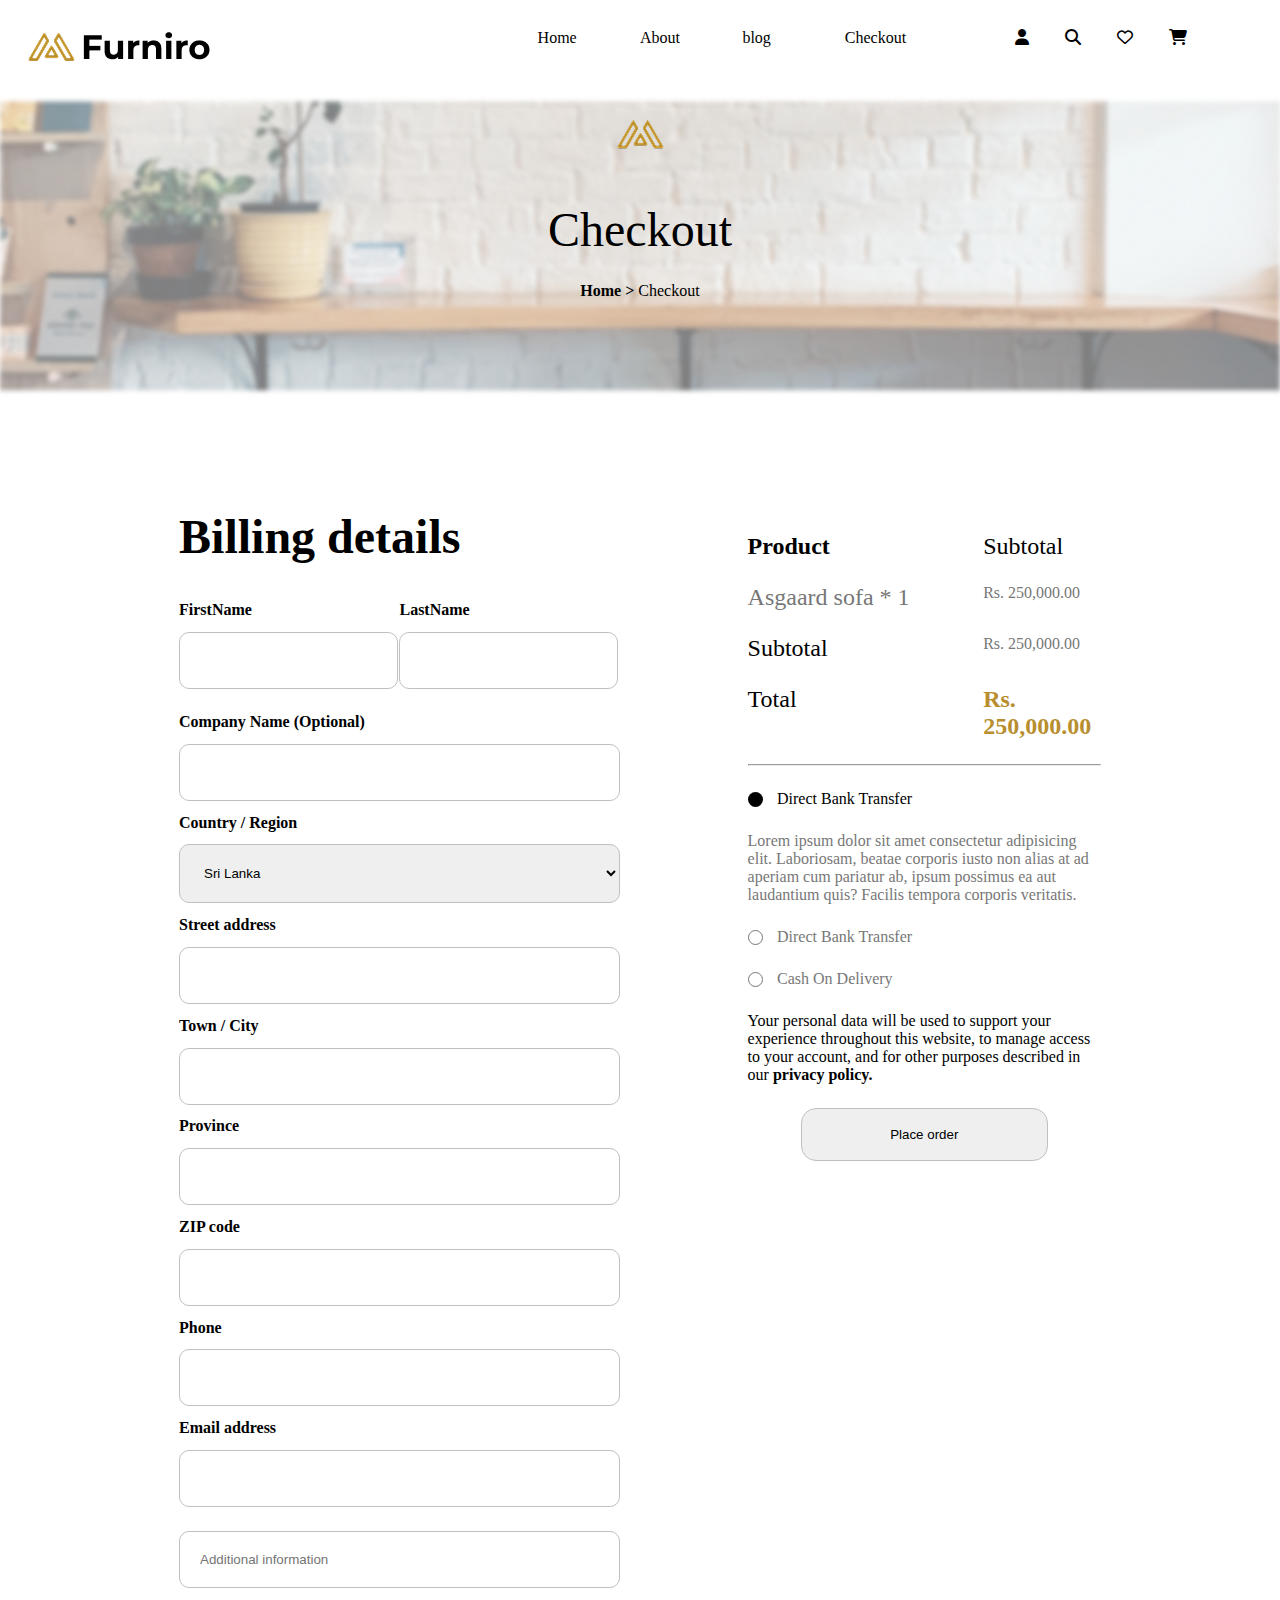
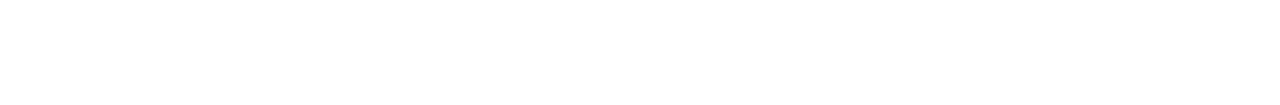
<file: assignmentnine/checkout.html>
<!DOCTYPE html>
<html lang="en">
  <head>
    <meta charset="UTF-8" />
    <meta name="viewport" content="width=device-width, initial-scale=1.0" />
    <title>checkout</title>
    <link
      rel="stylesheet"
      href="https://cdnjs.cloudflare.com/ajax/libs/font-awesome/6.6.0/css/all.min.css"
    />
    <link rel="stylesheet" href="css/style.css" />
  </head>
  <body>
    <section id="blog" class="container-fluid">
      <nav class="col-12 d-flex p-2">
        <div class="col-5"><img src="images/Frame 168.png" alt="" /></div>
        <ul class="col-4 d-flex l-height">
          <li class="col-3">
            <a class="text-black" href="http://127.0.0.1:5500/index.html#home"
              >Home</a
            >
          </li>
          <li class="col-3"><a class="text-black" href="#about">About</a></li>
          <li class="col-3"><a class="text-black" href="#blog">blog</a></li>
          <li class="col-3">
            <a
              class="text-black"
              href="http://127.0.0.1:5500/index.html#checkOut"
              >Checkout</a
            >
          </li>
        </ul>
        <div class="col-3 text-center l-height">
          <i class="fa-solid fa-user mx-1"></i>
          <i class="fa-solid fa-magnifying-glass mx-1"></i>
          <i class="fa-regular fa-heart mx-1"></i>
          <i class="fa-solid fa-cart-shopping mx-1"></i>
        </div>
      </nav>
      <header class="col-12 relative h-4">
        <div class="header-img w-100 absolute">
          <img
            src="images/blogheader.png"
            alt=""
            width="100%"
            height="300rem"
          />
        </div>
        <div class="blog-content absolute text-center col-12">
          <img src="images/logo.png" alt="" />
          <p class="tittle p-2 py-5 text-center f-3">Checkout</p>
          <p><b>Home > </b> Checkout</p>
        </div>
      </header>
    </section>
    <div class="container p-4">
      <div class="checkout">
        <div class="d-flex justify-content-around">
          <div class="col-6  p-4">
            <h1 class="f-3">Billing details</h1>
            <div class="d-flex my-5">
              <div class="col-6">
                <div>
                  <label class="d-block" for=""
                    ><b class="d-block my-2">FirstName</b></label
                  >
                  <input class="ipt" type="text" />
                </div>
              </div>
              <div class="col-6">
                <div>
                  <label class="d-block" for=""
                    ><b class="d-block my-2">LastName</b></label
                  >
                  <input class="ipt" type="text" />
                </div>
              </div>
            </div>
            <div class="col-12">
              <label class="d-block" for=""
                ><b class="d-block my-2">Company Name (Optional)</b></label
              >
              <input class="ipt w-100" type="text" name="" id="" />
            </div>
            <div class="col-12">
              <label class="d-block" for=""
                ><b class="d-block my-2">Country / Region</b></label
              >
              <select class="w-100 ipt p-2">
                <option value="" class="text-muted" hidden aria-readonly="">
                  Sri Lanka
                </option>
                <option value="">1</option>
                <option value="">1</option>
                <option value="">1</option>
              </select>
            </div>

            <div class="col-12">
              <label class="d-block" for=""
                ><b class="d-block my-2"> Street address</b></label
              >
              <input class="ipt w-100" type="text" name="" id="" />
            </div>

            <div class="col-12">
              <label class="d-block" for=""
                ><b class="d-block my-2">Town / City</b></label
              >
              <input class="ipt w-100" type="text" name="" id="" />
            </div>

            <div class="col-12">
              <label class="d-block" for=""
                ><b class="d-block my-2">Province</b></label
              >
              <input class="ipt w-100" type="text" name="" id="" />
            </div>

            <div class="col-12">
              <label class="d-block" for=""
                ><b class="d-block my-2">ZIP code</b></label
              >
              <input class="ipt w-100" type="text" name="" id="" />
            </div>

            <div class="col-12">
              <label class="d-block" for=""
                ><b class="d-block my-2">Phone</b></label
              >
              <input class="ipt w-100" type="text" name="" id="" />
            </div>

            <div class="col-12">
              <label class="d-block" for=""
                ><b class="d-block my-2">Email address</b></label
              >
              <input class="ipt w-100" type="text" name="" id="" />
            </div>

            <div class="col-12 my-5">
              <input
                class="ipt w-100"
                type="text"
                name=""
                id=""
                placeholder="Additional information"
              />
            </div>
          </div>
          <div class="col-5 p-4">
            <div class="col-12 d-flex my-5">
              <div class="col-8">
                <h2 class="f-1"><b>Product</b></h2>
              </div>
              <div class="col-4">
                <p class="f-1">Subtotal</p>
              </div>
            </div>
            <div class="col-12 d-flex my-5">
              <div class="col-8">
                <p class="f-1 text-muted">Asgaard sofa * 1</p>
              </div>
              <div class="col-4">
                <p class="fw-1 text-muted">Rs. 250,000.00</p>
              </div>
            </div>
            <div class="col-12 d-flex my-5">
              <div class="col-8">
                <p class="f-1"> Subtotal</p>
              </div>
              <div class="col-4">
                <p class=" fw-1 text-muted">Rs. 250,000.00</p>
              </div>
            </div>
            <div class="col-12 d-flex my-5">
              <div class="col-8">
                <p class="f-1">Total</p>
              </div>
              <div class="col-4">
                <p class="f-1 text-main f-bold f-1">Rs. 250,000.00</p>
              </div>
            </div>
          <hr>
          <div class="d-flex justify-content-between align-item-center my-5">
            <div style="width: 15px;height: 15px; background: #000;" class="rounded col-1"></div>
            <div class="col-11"><p>Direct Bank Transfer</p></div>
          </div>
          <div>
            <p class="text-muted col-12">Lorem ipsum dolor sit amet consectetur adipisicing elit. Laboriosam, beatae corporis iusto non alias at ad aperiam cum pariatur ab, ipsum possimus ea aut laudantium quis? Facilis tempora corporis veritatis.
            </p>
          </div>
          <div class="d-flex justify-content-between align-item-center my-5">
            <div style="width: 15px;height: 15px; border: 0.5px solid #777;" class="rounded col-1"></div>
            <div class="col-11 text-muted"><p>Direct Bank Transfer</p></div>
          </div>

          <div class="d-flex justify-content-between align-item-center my-5">
            <div style="width: 15px;height: 15px; border: 0.5px solid #777;" class="rounded col-1"></div>
            <div class="col-11 text-muted"><p>Cash On Delivery</p></div>
          </div>
          <div>
            <p>Your personal data will be used to support your experience throughout this website, to manage access to your account, and for other purposes described in our <b>privacy policy.</b></p>

          </div>
          <div class="col-12 d-flex justify-content-center align-item-center my-5">
            <button class="checkout-btn"> Place order</button>
          </div>
          </div>
        </div>
      </div>
    </div>
  </body>
</html>
</file>
<file: assignmentFive/css/style.css>
*{
  margin: 0;
  padding: 0;
  box-sizing: border-box;
}
a{
  text-decoration: none;
}

input{
  padding:20px;
  width: 100%;
  margin:20px 0px;
  background-color: transparent;
  border-radius: 15px;
  border:0.5px solid silver;
  color: white;
}

/* img{
  width: 100%;
} */

.container{
  width: 90%;
  margin:0 auto;
}
.inline-block{
  display: inline-block;
  vertical-align: middle;
}
.flex{
  display: flex;
  flex-flow: wrap;
}
/* --------------width----------- */
/* .w-1{
  width: 0.6%;
} */

.w-15{
  width: 15%;
}
.w-25{
  width: 24%;
}
.w-30{
  width: 30%;
}
.w-50{
  width: 49%;
}
.w-75{
  width: 74%;
}
.w-100{
  width: 100%;
}
.h-700{
  height: 691px;
}
/* ---------------------padding------------ */

.p-1{
  padding: 10px;
}
.p-2{
  padding: 20px;
}
.p-5{
  padding: 50px;
}
.p-5-pre{
  padding: 10%;
}
.px-1{
  padding: 15px;
}
.px-5{
  padding:0 50px;
}
.p-4{
  padding: 50px 50px 0 50px ;
}
.p-3{
  padding: 20px 20px 100px 50px ;
}
/* -----------------margin------------------ */
.m-1{
  margin: 10px;
}
.m-2{
  margin: 20px;
}
.mx-5{
  margin: 50px 50px 0 50px ;
}
.my-1{
  margin: 10px 0;
}
.my-2{
  margin: 20px 0;
}
.my-4{
  margin: 40px 0;
}
.mt-4{
  margin-top: 40px;
}

/* ---------------Text-------------------- */
.text-white{
  color: white;
}
.text-muted{
  color: #595959;
}
.text-black{
  color: #000;
}
.text-center{
  text-align: center;
}
/* ------------------------background------------ */
.bg-darkyellow{
  background-color: #FCD980;
}
.bg-main{
  background-color: #1C1E53;
}
/* ---------------border & rounded-------------- */
.rounded-5{
border-radius: 5px;
}

/* ----------------Shadow-------------- */
.shadow{
  box-shadow: 1px 3px 5px silver;
}

/* -------------------font size-----------------  */
.f-1{
  font-size: 1rem;
}
.f-2{
  font-size: 2rem;
}
.f-3{
  font-size: 3rem;
}
.f-4{
  font-size: 4rem;
}
.fw-5{
  font-weight: bolder;
}
/* -------------------------------------------------- */
.contet-of-form{
  background-image: url(../images/woman-writing-on-paper-3228878.png);
  background-size: cover;
  opacity: 0.9;
}

form button{
  border: none;
  padding: 25px;
  width: 100%;
  border-radius: 15px;
}
</file>
<file: assignmentnine/css/style.css>
* {
  margin: 0;
  padding: 0;
  box-sizing: border-box;
}
ul {
  list-style: none;
}
a {
  text-decoration: none;
}
table {
  border-collapse: collapse;
}
img {
  /* width: 100%; */
}
.container-fluid {
  width: 100%;
}
.container {
  width: 90%;
  margin: auto;
}

.w-100 {
  width: 100%;
}
.w-80 {
  width: 80%;
}
.w-50 {
  width: 50%;
}
.w-75 {
  width: 70%;
}
.w-25 {
  width: 25%;
}
.h-6 {
  height: 40rem;
}
.h-25 {
  height: 25rem;
}
.h-4{
  height: 20rem;
}

.col-1 {
  width: calc(100% / 12);
}
.col-2 {
  width: calc(100% / 12 * 2);
}
.col-3 {
  width: calc(100% / 12 * 3);
}
.col-4 {
  width: calc(100% / 12 * 4);
}
.col-5 {
  width: calc(100% / 12 * 5);
}
.col-6 {
  width: calc(100% / 12 * 6);
}
.col-7 {
  width: calc(100% / 12 * 7);
}
.col-8 {
  width: calc(100% / 12 * 8);
}
.col-9 {
  width: calc(100% / 12 * 9);
}
.col-10 {
  width: calc(100% / 12 * 10);
}
.col-11 {
  width: calc(100% / 12 * 11);
}
.col-12 {
  width: 100%;
}

.d-flex {
  display: flex;
  flex-wrap: wrap;
  /* gap:2; */
}
.d-block {
  display: block;
}
.justify-content-between {
  justify-content: space-between;
}
.justify-content-around {
  justify-content: space-around;
}
.justify-content-center {
  justify-content: center;
}
.flex-column {
  flex-direction: column;
}
.flex-1 {
  flex: 1;
  padding-right: 40px;
}
.flex-2 {
  flex: 1.5;
}
.g-1{
  gap: 10px;
}
.g-2{
  gap: 20px;
}
.align-item-center {
  align-items: center;
}
.d-inline-block {
  display: inline-block;
}

.fixed {
  position: fixed;
}
.absolute {
  position: absolute;
}
.relative {
  position: relative;
}

.text-end {
  text-align: end;
}
.text-center {
  text-align: center;
}

.rounded {
  border-radius: 50%;
}
.l-height {
  line-height: 1.5;
}

.m-1 {
  margin: 1rem;
}
.m-2 {
  margin: 1.2rem;
}
.mx-1 {
  margin: 0 1rem;
}
.mx-5 {
  margin: 0 5rem;
}

.my-2 {
  margin-top: 0.8rem;
  margin-bottom: 0.8rem;
}
.my-5 {
  margin-top: 1.5rem;
  margin-bottom: 1.5rem;
}
.p-2 {
  padding: 2%;
}
.p-3 {
  padding: 3%;
}
.py-5{
  padding: 25px 0px;

}
.p-5 {
  padding: 3% 10%;
}
.px-2 {
  padding: 0 2rem;
}
.px-1 {
  padding: 0 1.5rem;
}
.p-3 {
  padding: 1rem 7rem;
}
/* .btn {
  display: inline-block;
  padding: 2% 5%;
} */
.btn-sm {
  font-size: 0.8rem;
  padding: 1% 3.5%;
}
.border-0 {
  border: none;
}

.bg-transparant {
  background: transparent;
}
.bg-main {
  background: #fff3e3;
}
.bg-white {
  background: #fff;
}
.bg-brown {
  background: #b88e2f;
}
.bg-dark {
  background-color: black;
}
.f-bold {
  font-weight: bold;
}
.f-1 {
  font-size: 1.5rem;
}
.f-2 {
  font-size: 2rem;
}
.f-3 {
  font-size: 3rem;
}
  .fw-1{
  font-weight: 200;
}
.text-black {
  color: #000;
}
.text-white {
  color: white;
}
.text-main {
  color: #b88e2f;
}
.text-muted {
  color: #777777;
  /* font-weight: bold; */
}
.border-main {
  border: 1px solid #b88e2f;
}
.overflow-hidden{
  overflow: hidden;
}
/* --------------header--------------------- */
.header-img {
  top: 0;
  bottom: 0;
}
.header-content {
  background: #fff3e3;
  top: 150px;
  right: 250px;
}
.header-content .tittle {
  letter-spacing: 3px;
}
.header-content h1 {
  letter-spacing: 3px;
  font-size: 3rem;
  color: #b88e2f;
}
/* --------------products--------------- */

.card {
  width: 23%;
  border: 1px solid #ddd;
  border-radius: 10px;
  overflow: hidden;
  box-shadow: 0 2px 8px rgba(0, 0, 0, 0.1);
  font-family: Arial, sans-serif;
}

.discount {
  top: 10px;
  right: 10px;
  background-color: rgba(226, 11, 11, 0.674);
  color: white;
  width: 50px;
  height: 50px;
  display: flex;
  justify-content: center;
  align-items: center;
}
.card-hover{
  position: absolute;
  top: 0px;
  bottom: 0px; 
  left: 0px;
  right: 0px;
  background: #000000bb;
  opacity: 0;
  z-index: 5;
  
  transition: all 0.5s ease-in;
}
.card-hover:hover button{
  background:#b88e2f;
  color: white;
}
.card:hover .card-hover{
  opacity: 1 ;
}
.p-4 {
  padding: 4%;
}
.overlay {
  bottom: 20px;
  left: 20px;
  background: rgba(255, 255, 255, 0.9);
  padding: 10px 15px;
}
.overlay .arrow {
  margin-left: 10px;
  padding: 5px 10px;
}
.footer .footer-input,.footer-btn{
  padding: 5px 12px;
  border-bottom: 0.5px solid black;
}

.blog-category input{
  left: 30px;
  top: 0px;
  padding: 3% 8%;
  border: 0.5px solid silver;
  width: 80%;
  border-radius: 15px;
}
.blog-category i{
  top: 35px;
  right: 80px;
}
.count{
width: 4%;
height: 4%;
padding: 1% 1%;
border-radius: 15px;
}
.ipt{
  padding: 20px 20px;
  border-radius: 10px;
  border: 0.5px solid silver;
}
.checkout-btn{
  border: none;
  padding: 5% 25%;
  border-radius: 15px;
  border: 0.5px solid silver;
}
</file>
